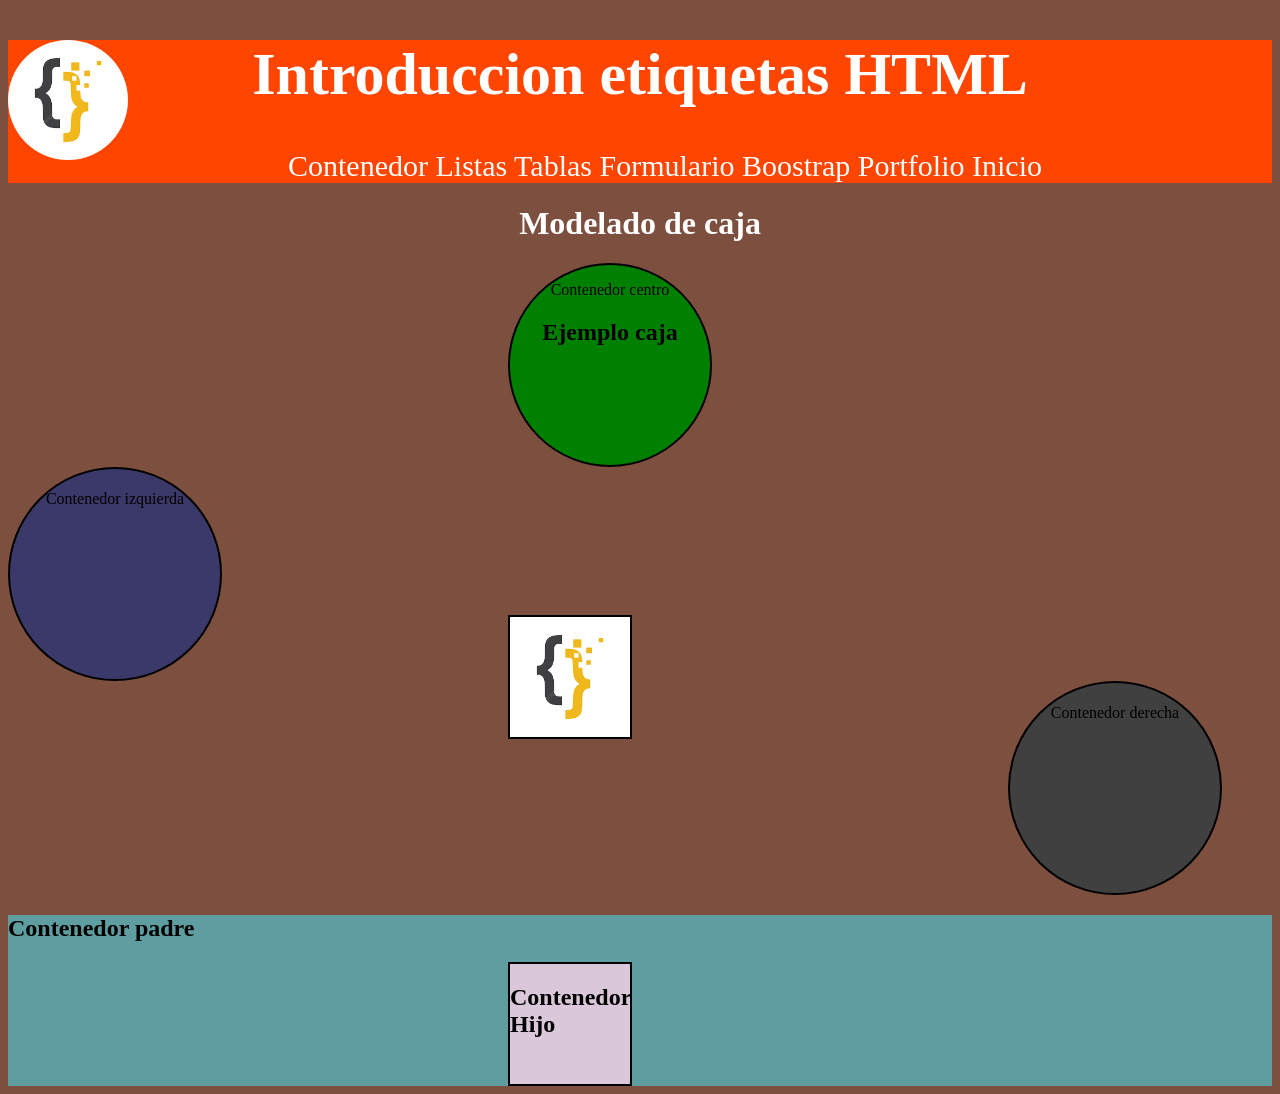
<file: contenedor.html>
<!DOCTYPE html>
<html lang="en">
<head>
    <meta charset="UTF-8">
    <meta name="viewport" content="width=device-width, initial-scale=1.0">
    <title>Contenedor</title>
    
    <style>
        .c1{
            background-color: green;
            width: 200px;
            height: 200px;
            border: 2px solid black;
            margin-left: 500px;
            text-align: center;
            border-radius: 50%;
        }

             .c2{
            background-color: rgb(58, 57, 105);
            width: 200px;
            height: 200px;
            border: 2px solid black;
            text-align: center;
            border-radius: 50%;
            padding: 5px;
            }

            .c3{
                
            background-color: rgb(64, 64, 65);
            width: 200px;
            height: 200px;
            border: 2px solid black;
            text-align: center;
            border-radius: 50%;
            padding: 5px;
            margin-left: 1000px;
            }

            .contpadre{
                background-color: cadetblue;
                position: relative;
            }

            .hijo1{
                background-color: violet;
                width: 120px;
                height: 120px;
                border: 2px solid black;
                position: absolute;
                top:-300px;
                left:500px;
            }

            .hijo2{
                background-color: rgb(218, 199, 218);
                width: 120px;
                height: 120px;
                border: 2px solid black;
                margin-left: 500px;
                
            }

            img{
                width: 120px;
                height: 120px;
            }

            header{
                background-color: orangered;
                position: relative;
                font-size: 30px;
            }

            h1{
                color: white;
                text-align: center;
            }

            header img{
                border-radius: 50%;
                position: absolute;
            }

            nav a {
                text-decoration: none;
                color: white;
            }
            nav{
                margin-left: 280px;
            }
            body{
                background-color: rgb(124, 79, 63);
            }
    </style>
</head>
<body>
    <header>
        <img src="./img/images.png" alt="">
        <h1>Introduccion etiquetas HTML</h1>
        <nav>
            <a href="contenedor.html">Contenedor</a>
            <a href="lista.html">Listas</a>
            <a href="tabla.html">Tablas</a>
            <a href="formulario.html">Formulario</a>
            <a href="boostrap.html">Boostrap</a>
            <a href="portfolio.html">Portfolio</a>
            <a href="index.html">Inicio</a>
        </nav>
    </header>
    <h1>Modelado de caja</h1>

    <div class="c1">
        <p>Contenedor centro</p>
        <h2>Ejemplo caja</h2>
    </div>
    <div class="c2">
        <p>Contenedor izquierda</p>
    </div>
    <div class="c3">
        <p>Contenedor derecha</p>
    </div>
    <div class="contpadre">
        <h2>Contenedor padre</h2>
        <div class="hijo1">
            <img src="./img/images.png" alt="">
        </div>
        <div class="hijo2">
            <h2>Contenedor Hijo </h2>
        </div>
    </div>
</body>
</html>
</file>
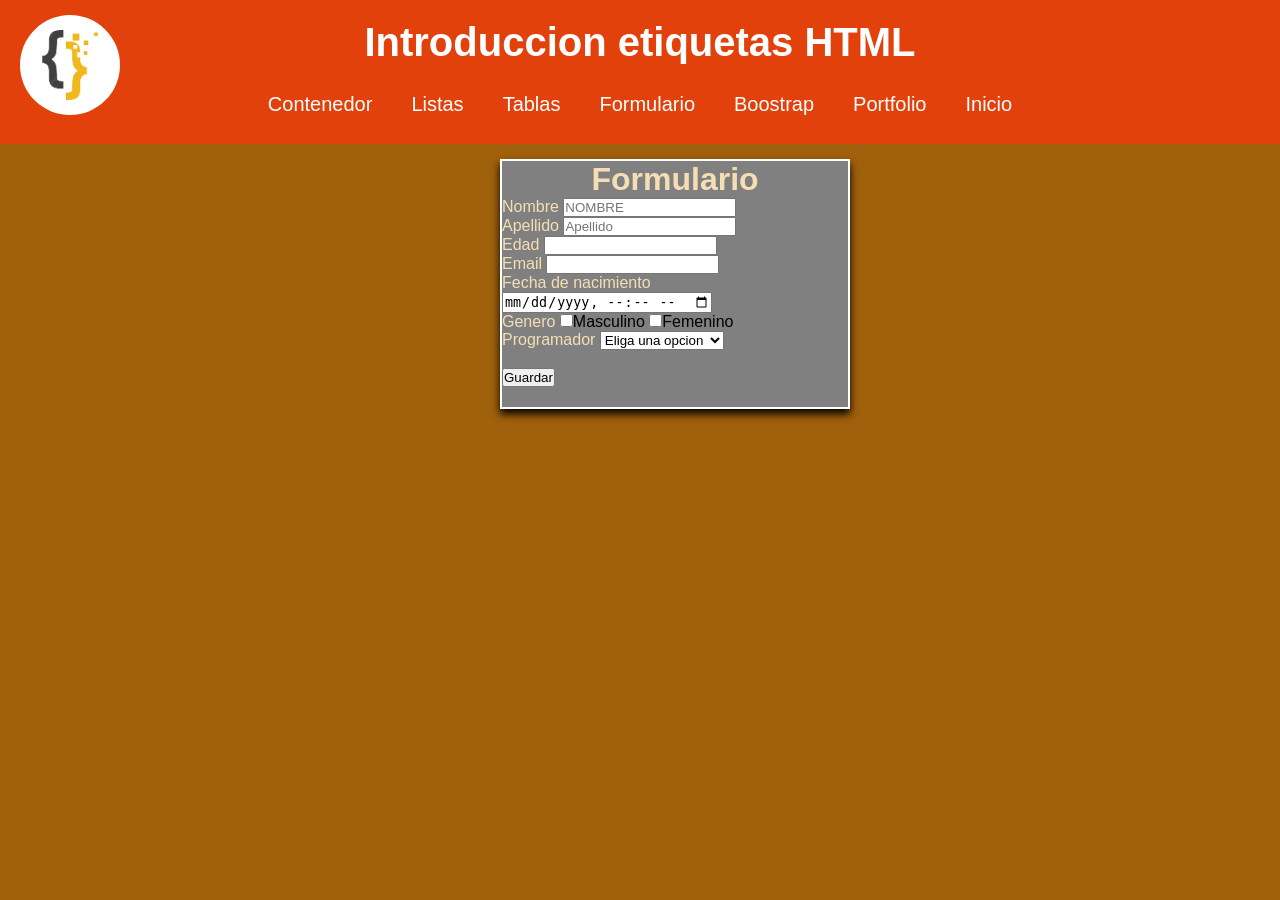
<file: formulario.html>
<!DOCTYPE html>
<html lang="en">
<head>
    <meta charset="UTF-8">
    <meta name="viewport" content="width=device-width, initial-scale=1.0">
    <title>Formulario</title>
    <link rel="stylesheet" href="style.css">
    <style>
        form{
            background-color: gray;
            margin-left: 500px;
            width: 350px;
            height: 250px;
            margin-top: 15px;
            border: 2px solid white;
            box-shadow: 0 5px 8px black;
        }

        form h1{
            color: wheat;
            text-align: center;
            font-family:Verdana, Geneva, Tahoma, sans-serif;
        }

        form label{
            color:wheat;
        }

        form button{
            background-color: orangered;
            color: white;
            font-size: 20px;
            margin-left: 100px;
            padding: 5px;
        }
    .mensaje{
        color: rgb(39, 38, 38);
        margin-left: 450px;
        
        
    }
    </style>
</head>
<body>
    <header>
        <img src="./img/images.png" alt="">
        <h1>Introduccion etiquetas HTML</h1>
        <nav>
            <a href="contenedor.html">Contenedor</a>
            <a href="lista.html">Listas</a>
            <a href="tabla.html">Tablas</a>
            <a href="formulario.html">Formulario</a>
            <a href="boostrap.html">Boostrap</a>
            <a href="portfolio.html">Portfolio</a>
            <a href="index.html">Inicio</a>
        </nav>
    </header>
    
    <form>
        <h1>Formulario </h1>
        <label for="">Nombre</label>
        <input type="text" id="nombre" placeholder="NOMBRE"><br>
        <label for="">Apellido</label>
        <input type="text" id="apellido" placeholder="Apellido"><br>
        <label for="">Edad</label>
        <input type="text" id="edad"><br>
        <label for="">Email</label>
        <input type="email" name="" id="email"><br>
        <label for="">Fecha de nacimiento</label>
        <input type="datetime-local" name="" id="fecha"><br>
        <label for="">Genero</label>
        <input type="checkbox" name="" id="hombre">Masculino
        <input type="checkbox" name="" id="mujer">Femenino
        <br>
        <label for="">Programador</label>
        <select name="" id="opcion">
            <option value="">Eliga una opcion</option>
            <option value="Des Frontend">Des FRONTEND</option>
            <option value="Des backend">Des BACKEND</option>
            <option value="LIDER">Lider de equipo</option>
            <option value="SENIOR PYTHON">Senior PYTHON</option>
        </select><br><br>
        <input type="button" value="Guardar" onclick="guardar()">
        
    </form>
    <br><br>
    
    <section class="mensaje" id="mensaje">

    </section>

</body>
</html>

<script>
function guardar(){
    let nombre= document.getElementById("nombre").value;
    let apellido= document.getElementById("apellido").value;
    let edad= document.getElementById("edad").value;
    let email= document.getElementById("email").value;
    let fecha= document.getElementById("fecha").value;
    let opcion= document.getElementById("opcion").value;
    document.getElementById("mensaje").innerHTML = 
    "Bienvenido"+ nombre + apellido + "<br/> " + edad + "<br/>" + email 
    + "<br/>" + fecha + "<br/>" + opcion;
   
}
</script>
</file>
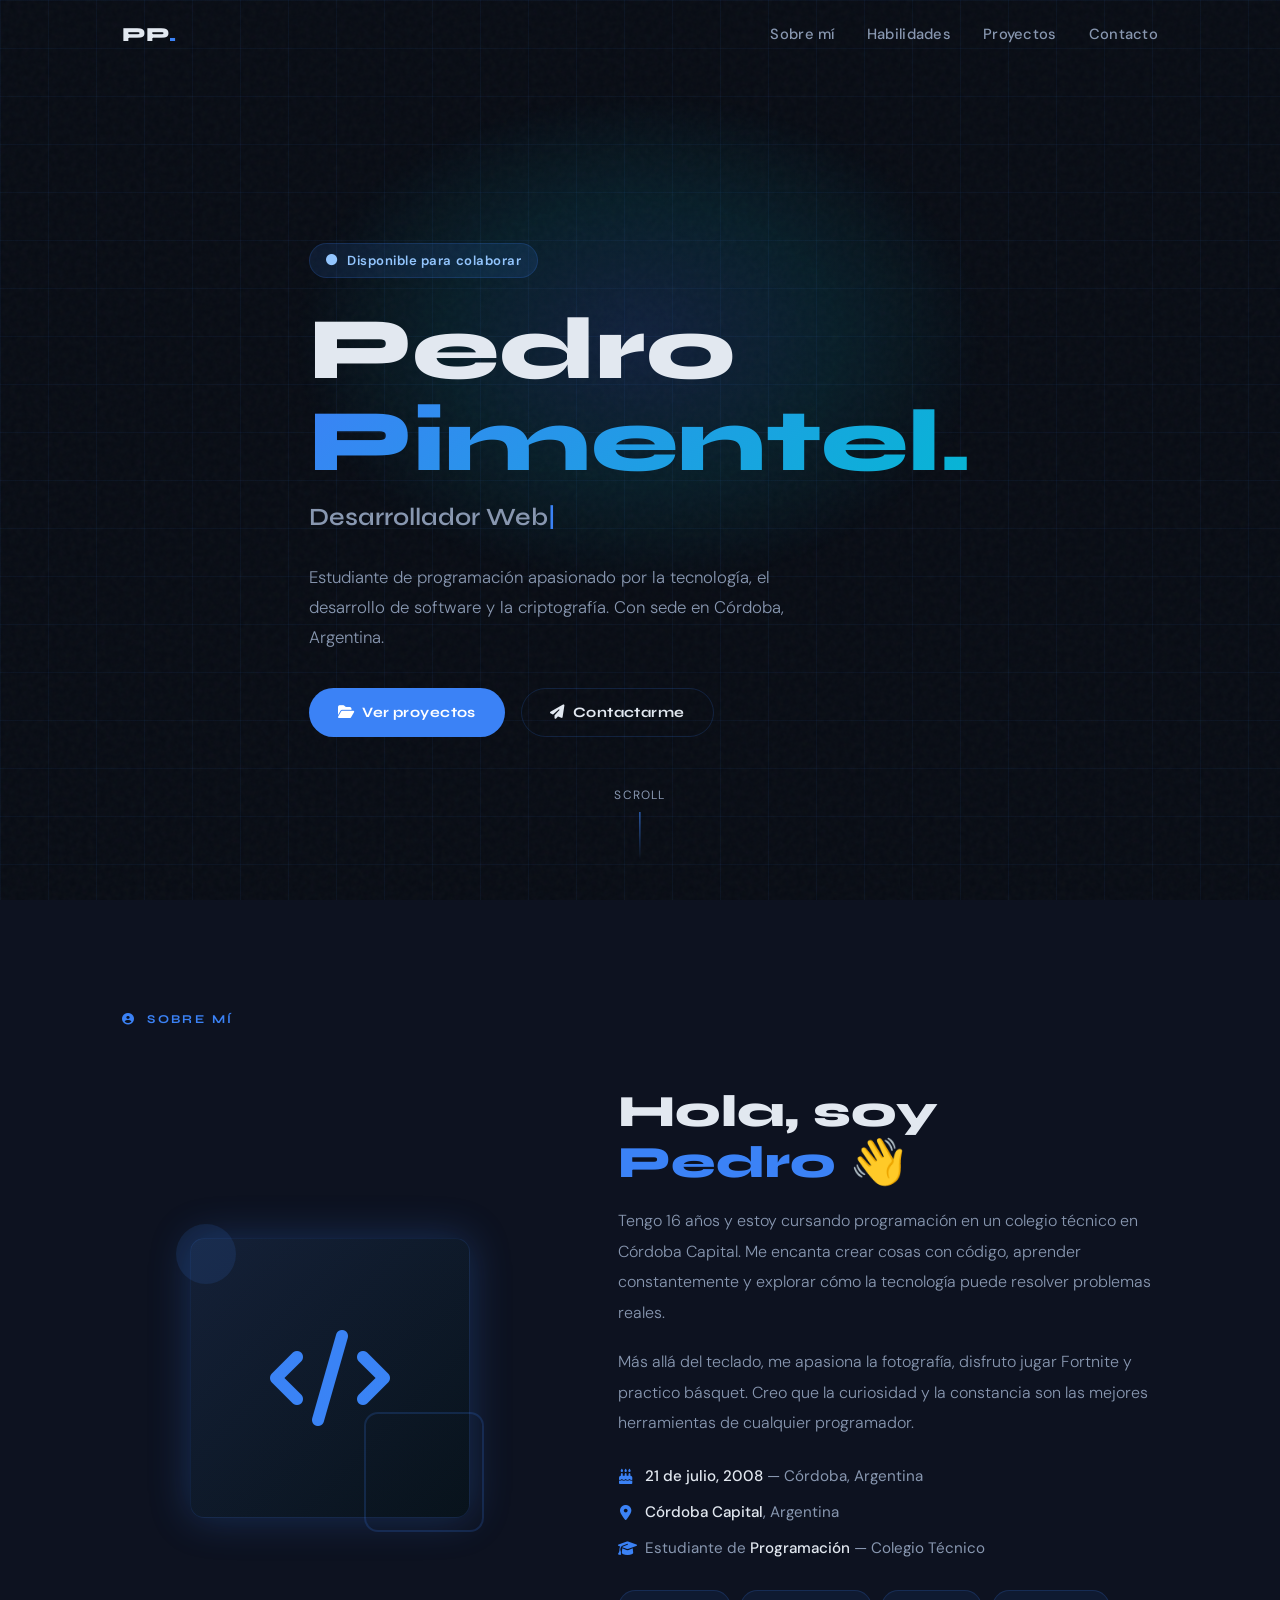
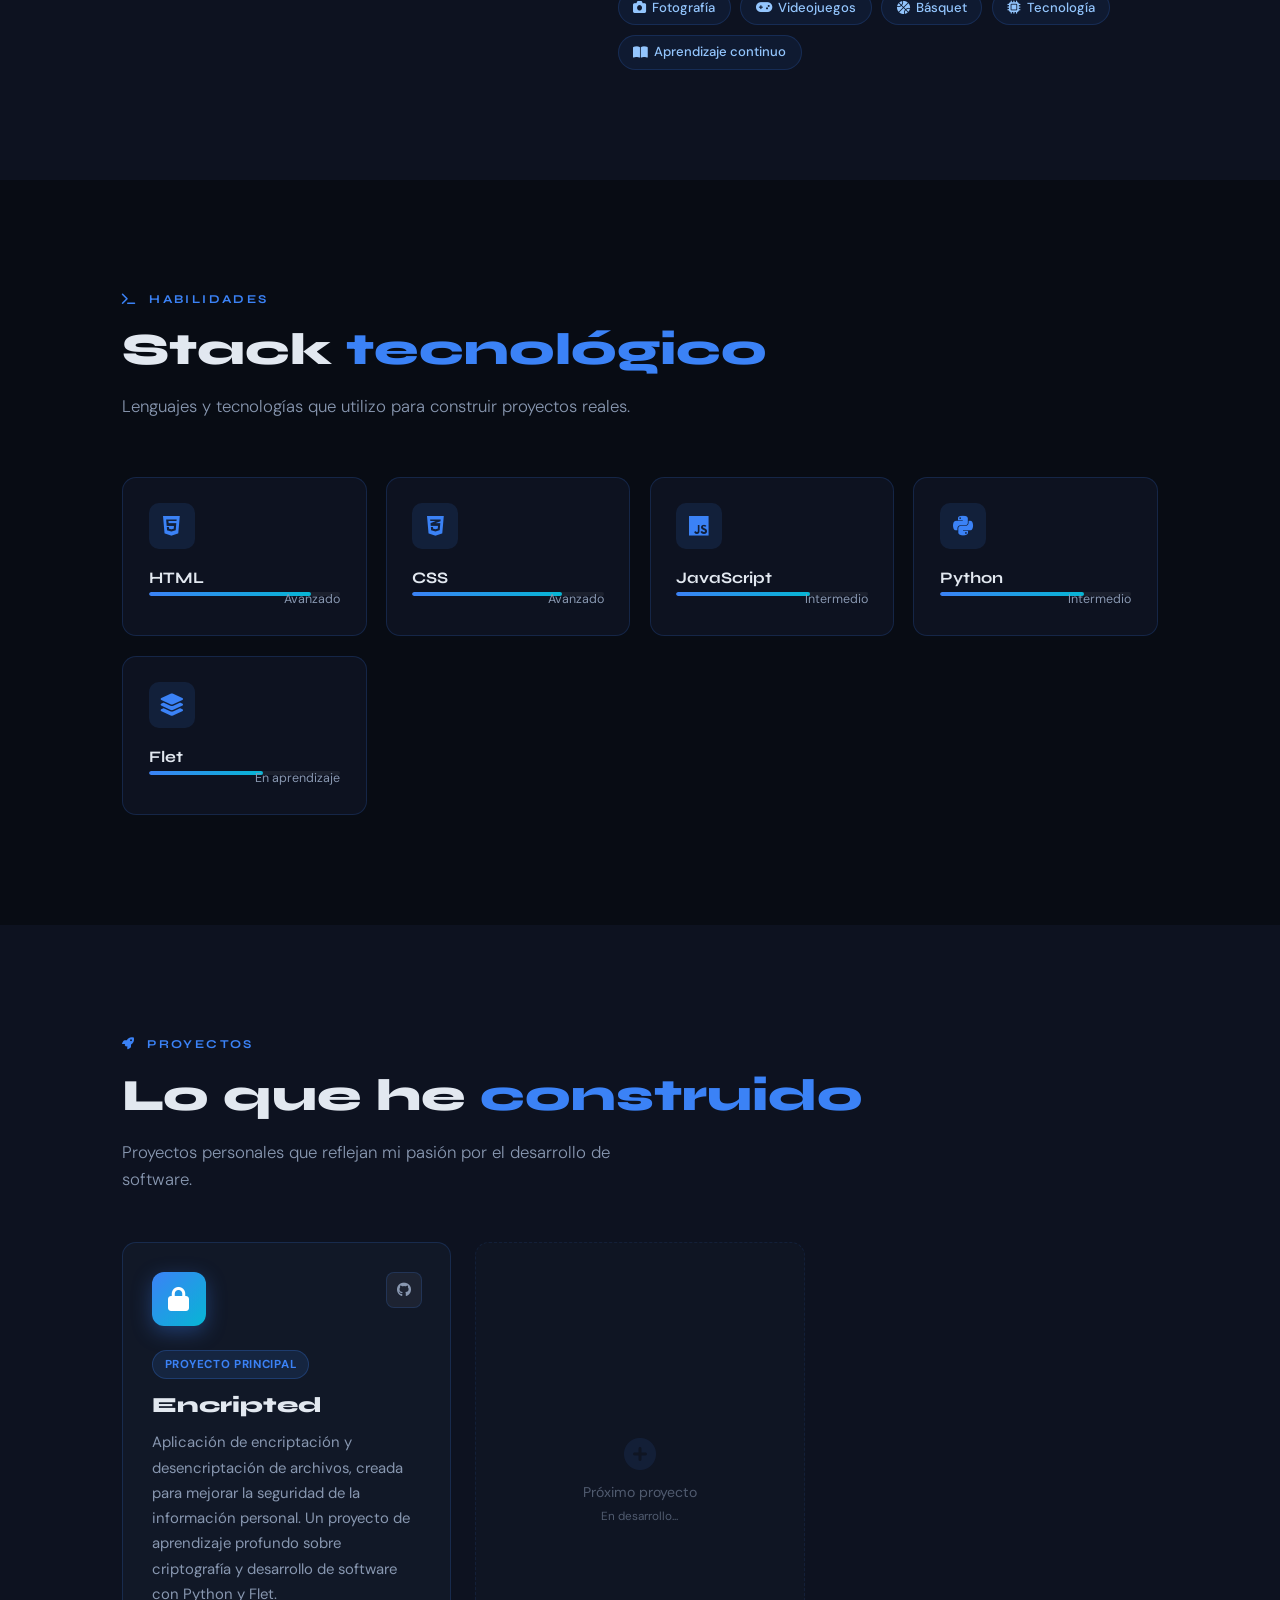
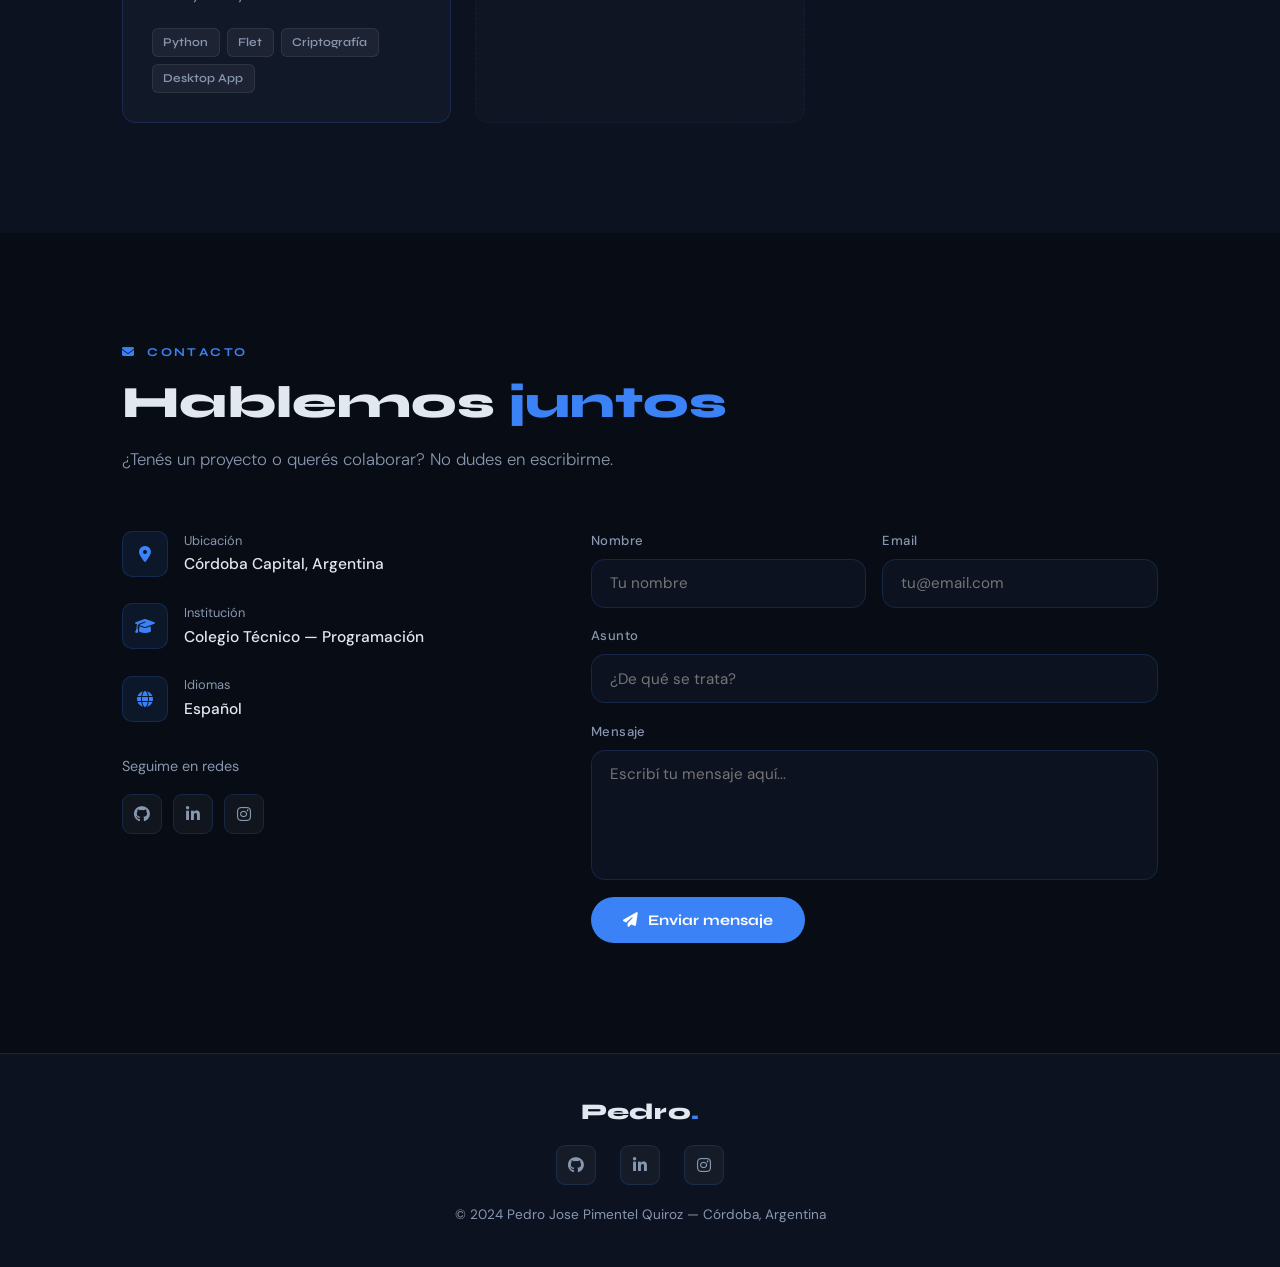
<file: index1.html>
<!DOCTYPE html>
<html lang="es">
<head>
  <meta charset="UTF-8" />
  <meta name="viewport" content="width=device-width, initial-scale=1.0"/>
  <title>Pedro Pimentel — Portfolio</title>

  <!-- Google Fonts -->
  <link rel="preconnect" href="https://fonts.googleapis.com">
  <link rel="preconnect" href="https://fonts.gstatic.com" crossorigin>
  <link href="https://fonts.googleapis.com/css2?family=Syne:wght@400;600;700;800&family=DM+Sans:ital,wght@0,300;0,400;0,500;1,300&display=swap" rel="stylesheet">

  <!-- Font Awesome (íconos) -->
  <link rel="stylesheet" href="https://cdnjs.cloudflare.com/ajax/libs/font-awesome/6.5.0/css/all.min.css"/>

  <!-- Estilos propios -->
  <link rel="stylesheet" href="style1.css"/>
</head>
<body>

<!-- ===================================================
     NAVBAR
==================================================== -->
<nav id="navbar">
  <div class="container">
    <a href="#hero" class="nav-logo">PP<span>.</span></a>

    <!-- Links desktop -->
    <ul class="nav-links">
      <li><a href="#about">Sobre mí</a></li>
      <li><a href="#skills">Habilidades</a></li>
      <li><a href="#projects">Proyectos</a></li>
      <li><a href="#contact">Contacto</a></li>
    </ul>

    <!-- Botón hamburguesa (mobile) -->
    <button class="nav-toggle" id="navToggle" aria-label="Menú">
      <span></span><span></span><span></span>
    </button>
  </div>

  <!-- Menú desplegable mobile -->
  <div class="nav-mobile" id="navMobile">
    <a href="#about"    onclick="closeMenu()">Sobre mí</a>
    <a href="#skills"   onclick="closeMenu()">Habilidades</a>
    <a href="#projects" onclick="closeMenu()">Proyectos</a>
    <a href="#contact"  onclick="closeMenu()">Contacto</a>
  </div>
</nav>


<!-- ===================================================
     HERO
==================================================== -->
<section id="hero">
  <div class="container">
    <div class="hero-content">

      <!-- Badge superior -->
      <div class="hero-eyebrow">
        <i class="fas fa-circle"></i> Disponible para colaborar
      </div>

      <!-- Nombre -->
      <h1 class="hero-name">
        Pedro<br><span class="highlight">Pimentel.</span>
      </h1>

      <!-- Texto animado -->
      <p class="hero-role">
        <span id="typed"></span><span class="typed-cursor">|</span>
      </p>

      <!-- Descripción breve -->
      <p class="hero-desc">
        Estudiante de programación apasionado por la tecnología, el desarrollo
        de software y la criptografía. Con sede en Córdoba, Argentina.
      </p>

      <!-- Botones CTA -->
      <div class="hero-cta">
        <a href="#projects" class="btn btn-primary">
          <i class="fas fa-folder-open"></i> Ver proyectos
        </a>
        <a href="#contact" class="btn btn-outline">
          <i class="fas fa-paper-plane"></i> Contactarme
        </a>
      </div>

    </div>
  </div>

  <!-- Indicador de scroll -->
  <div class="hero-scroll">
    <span>Scroll</span>
    <div class="scroll-line"></div>
  </div>
</section>


<!-- ===================================================
     SOBRE MÍ
==================================================== -->
<section id="about" class="section">
  <div class="container">

    <div class="section-label reveal">
      <i class="fas fa-user-circle"></i> &nbsp;Sobre mí
    </div>

    <div class="about-grid">

      <!-- Avatar / foto -->
      <div class="about-avatar-wrap reveal-left">
        <div style="position:relative;">
          <div class="about-avatar">
            <i class="fas fa-code"></i>
          </div>
          <div class="about-deco"></div>
          <div class="about-deco2"></div>
        </div>
      </div>

      <!-- Texto e info -->
      <div class="reveal-right">
        <h2 class="section-title">Hola, soy <span>Pedro</span> 👋</h2>

        <p style="color:var(--muted); font-size:1rem; font-weight:300; line-height:1.9; margin-bottom:1.2rem;">
          Tengo 16 años y estoy cursando programación en un colegio técnico en
          Córdoba Capital. Me encanta crear cosas con código, aprender constantemente
          y explorar cómo la tecnología puede resolver problemas reales.
        </p>
        <p style="color:var(--muted); font-size:1rem; font-weight:300; line-height:1.9; margin-bottom:1.6rem;">
          Más allá del teclado, me apasiona la fotografía, disfruto jugar
          Fortnite y practico básquet. Creo que la curiosidad y la constancia
          son las mejores herramientas de cualquier programador.
        </p>

        <!-- Datos personales -->
        <ul class="about-info">
          <li>
            <i class="fas fa-birthday-cake"></i>
            <span><strong>21 de julio, 2008</strong> — Córdoba, Argentina</span>
          </li>
          <li>
            <i class="fas fa-map-marker-alt"></i>
            <span><strong>Córdoba Capital</strong>, Argentina</span>
          </li>
          <li>
            <i class="fas fa-graduation-cap"></i>
            <span>Estudiante de <strong>Programación</strong> — Colegio Técnico</span>
          </li>
        </ul>

        <!-- Hobbies / chips -->
        <div class="about-tags">
          <span class="tag"><i class="fas fa-camera"></i> Fotografía</span>
          <span class="tag"><i class="fas fa-gamepad"></i> Videojuegos</span>
          <span class="tag"><i class="fas fa-basketball-ball"></i> Básquet</span>
          <span class="tag"><i class="fas fa-microchip"></i> Tecnología</span>
          <span class="tag"><i class="fas fa-book-open"></i> Aprendizaje continuo</span>
        </div>
      </div>

    </div>
  </div>
</section>


<!-- ===================================================
     HABILIDADES
==================================================== -->
<section id="skills" class="section">
  <div class="container">

    <div class="skills-header">
      <div class="section-label reveal"><i class="fas fa-terminal"></i> &nbsp;Habilidades</div>
      <h2 class="section-title reveal">Stack <span>tecnológico</span></h2>
      <p class="section-sub reveal">Lenguajes y tecnologías que utilizo para construir proyectos reales.</p>
    </div>

    <!-- data-bar = porcentaje de la barra animada (leído desde main.js) -->
    <div class="skills-grid">

      <div class="skill-card reveal" data-bar="85">
        <div class="skill-icon"><i class="fab fa-html5"></i></div>
        <div>
          <div class="skill-name">HTML</div>
          <div class="skill-bar-wrap"><div class="skill-bar"></div></div>
          <div class="skill-level">Avanzado</div>
        </div>
      </div>

      <div class="skill-card reveal" data-bar="78" style="transition-delay:.08s">
        <div class="skill-icon"><i class="fab fa-css3-alt"></i></div>
        <div>
          <div class="skill-name">CSS</div>
          <div class="skill-bar-wrap"><div class="skill-bar"></div></div>
          <div class="skill-level">Avanzado</div>
        </div>
      </div>

      <div class="skill-card reveal" data-bar="70" style="transition-delay:.16s">
        <div class="skill-icon"><i class="fab fa-js"></i></div>
        <div>
          <div class="skill-name">JavaScript</div>
          <div class="skill-bar-wrap"><div class="skill-bar"></div></div>
          <div class="skill-level">Intermedio</div>
        </div>
      </div>

      <div class="skill-card reveal" data-bar="75" style="transition-delay:.24s">
        <div class="skill-icon"><i class="fab fa-python"></i></div>
        <div>
          <div class="skill-name">Python</div>
          <div class="skill-bar-wrap"><div class="skill-bar"></div></div>
          <div class="skill-level">Intermedio</div>
        </div>
      </div>

      <div class="skill-card reveal" data-bar="60" style="transition-delay:.32s">
        <div class="skill-icon"><i class="fas fa-layer-group"></i></div>
        <div>
          <div class="skill-name">Flet</div>
          <div class="skill-bar-wrap"><div class="skill-bar"></div></div>
          <div class="skill-level">En aprendizaje</div>
        </div>
      </div>

    </div>
  </div>
</section>


<!-- ===================================================
     PROYECTOS
==================================================== -->
<section id="projects" class="section">
  <div class="container">

    <div class="section-label reveal"><i class="fas fa-rocket"></i> &nbsp;Proyectos</div>
    <h2 class="section-title reveal">Lo que he <span>construido</span></h2>
    <p class="section-sub reveal">Proyectos personales que reflejan mi pasión por el desarrollo de software.</p>

    <div class="projects-grid">

      <!-- Proyecto: Encripted -->
      <div class="project-card reveal">
        <div class="project-top">
          <div class="project-icon"><i class="fas fa-lock"></i></div>
          <div class="project-links">
            <a href="#" class="project-link" title="Código fuente">
              <i class="fab fa-github"></i>
            </a>
          </div>
        </div>
        <div class="project-body">
          <span class="project-badge">Proyecto principal</span>
          <h3 class="project-title">Encripted</h3>
          <p class="project-desc">
            Aplicación de encriptación y desencriptación de archivos, creada
            para mejorar la seguridad de la información personal. Un proyecto
            de aprendizaje profundo sobre criptografía y desarrollo de software
            con Python y Flet.
          </p>
          <div class="project-tech">
            <span class="tech-tag">Python</span>
            <span class="tech-tag">Flet</span>
            <span class="tech-tag">Criptografía</span>
            <span class="tech-tag">Desktop App</span>
          </div>
        </div>
      </div>

      <!-- Placeholder -->
      <div class="project-card placeholder reveal" style="transition-delay:.1s">
        <div class="placeholder-inner">
          <i class="fas fa-plus-circle"></i>
          <p>Próximo proyecto<br><small>En desarrollo...</small></p>
        </div>
      </div>

    </div>
  </div>
</section>


<!-- ===================================================
     CONTACTO
==================================================== -->
<section id="contact" class="section">
  <div class="container">

    <div class="section-label reveal"><i class="fas fa-envelope"></i> &nbsp;Contacto</div>
    <h2 class="section-title reveal">Hablemos <span>juntos</span></h2>
    <p class="section-sub reveal">¿Tenés un proyecto o querés colaborar? No dudes en escribirme.</p>

    <div class="contact-wrap">

      <!-- Info -->
      <div class="reveal-left">

        <div class="contact-info-item">
          <div class="contact-icon"><i class="fas fa-map-marker-alt"></i></div>
          <div>
            <div class="contact-label">Ubicación</div>
            <div class="contact-value">Córdoba Capital, Argentina</div>
          </div>
        </div>

        <div class="contact-info-item">
          <div class="contact-icon"><i class="fas fa-graduation-cap"></i></div>
          <div>
            <div class="contact-label">Institución</div>
            <div class="contact-value">Colegio Técnico — Programación</div>
          </div>
        </div>

        <div class="contact-info-item">
          <div class="contact-icon"><i class="fas fa-globe"></i></div>
          <div>
            <div class="contact-label">Idiomas</div>
            <div class="contact-value">Español</div>
          </div>
        </div>

        <!-- Redes sociales -->
        <div style="margin-top:2rem;">
          <p style="color:var(--muted); font-size:.9rem; margin-bottom:1rem;">Seguime en redes</p>
          <div style="display:flex; gap:.7rem;">
            <a href="#" class="footer-link" title="GitHub"><i class="fab fa-github"></i></a>
            <a href="#" class="footer-link" title="LinkedIn"><i class="fab fa-linkedin-in"></i></a>
            <a href="#" class="footer-link" title="Instagram"><i class="fab fa-instagram"></i></a>
          </div>
        </div>

      </div>

      <!-- Formulario -->
      <div class="reveal-right">
        <form class="contact-form" id="contactForm" novalidate>

          <div class="form-row">
            <div class="form-group">
              <label for="fname">Nombre</label>
              <input type="text" id="fname" placeholder="Tu nombre" required />
            </div>
            <div class="form-group">
              <label for="femail">Email</label>
              <input type="email" id="femail" placeholder="tu@email.com" required />
            </div>
          </div>

          <div class="form-group">
            <label for="fsubject">Asunto</label>
            <input type="text" id="fsubject" placeholder="¿De qué se trata?" />
          </div>

          <div class="form-group">
            <label for="fmsg">Mensaje</label>
            <textarea id="fmsg" placeholder="Escribí tu mensaje aquí..." required></textarea>
          </div>

          <div id="form-msg"></div>

          <div class="form-submit-wrap">
            <button type="submit" class="btn-submit">
              <i class="fas fa-paper-plane"></i> Enviar mensaje
            </button>
          </div>

        </form>
      </div>

    </div>
  </div>
</section>


<!-- ===================================================
     FOOTER
==================================================== -->
<footer>
  <div class="container">
    <div class="footer-logo">Pedro<span>.</span></div>
    <div class="footer-links">
      <a href="#" class="footer-link"><i class="fab fa-github"></i></a>
      <a href="#" class="footer-link"><i class="fab fa-linkedin-in"></i></a>
      <a href="#" class="footer-link"><i class="fab fa-instagram"></i></a>
    </div>
    <p>© 2024 Pedro Jose Pimentel Quiroz — Córdoba, Argentina</p>
  </div>
</footer>


<!-- Script al final del body para mejor rendimiento -->
<script src="main.js"></script>

</body>
</html>
</file>
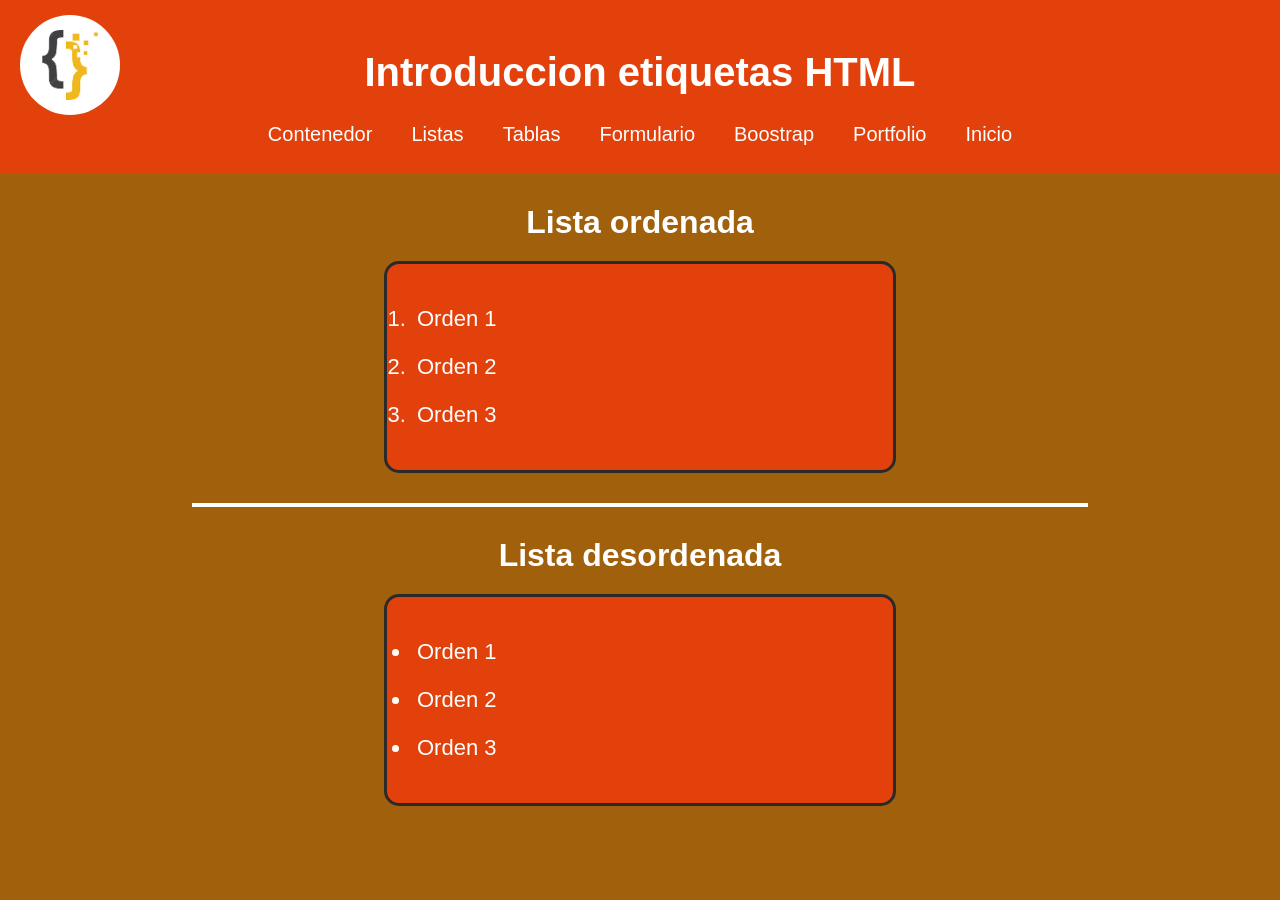
<file: lista.html>
<!DOCTYPE html>
<html lang="en">
<head>
    <meta charset="UTF-8">
    <meta name="viewport" content="width=device-width, initial-scale=1.0">
    <title>Listas</title>

    <style>

        /* RESET */
        *{
            margin: 0;
            padding: 0;
            box-sizing: border-box;
        }

        /* BODY */
        body{
            background-color: rgb(160, 96, 12);
            font-family: Arial, Helvetica, sans-serif;
        }

        /* HEADER */
        header{
            background-color: rgb(227, 65, 11);
            padding: 20px;
            position: relative;
        }

        header h1{
            text-align: center;
            color: white;
            font-size: 40px;
            margin-bottom: 20px;
        }

        /* IMAGEN */
        header img{
            width: 100px;
            height: 100px;
            border-radius: 50%;
            position: absolute;
            left: 20px;
            top: 15px;
        }

        /* NAV */
        nav{
            display: flex;
            justify-content: center;
            flex-wrap: wrap;
            gap: 15px;
            margin-top: 10px;
        }

        nav a{
            text-decoration: none;
            color: white;
            padding: 8px 12px;
            transition: 0.3s;
            font-size: 20px;
        }

        nav a:hover{
            color: black;
        }

        /* TITULOS */
        body h1{
            color: white;
            text-align: center;
            margin-top: 30px;
        }

        /* LISTAS */
        ol,
        ul{
            background-color: rgb(227, 65, 11);
            width: 40%;
            margin: 20px auto;
            padding: 25px;
            border-radius: 15px;
            border: 3px solid rgb(43, 42, 42);
            color: white;
            font-size: 22px;
        }

        /* ITEMS */
        li{
            margin: 12px 0;
            padding: 5px;
        }

        /* LINEA */
        hr{
            border: 2px solid white;
            width: 70%;
            margin: 30px auto;
        }

        /* ---------------- RESPONSIVE ---------------- */

        /* TABLET */
        @media (max-width: 900px){

            header img{
                position: static;
                display: block;
                margin: auto;
            }

            header h1{
                font-size: 32px;
                margin-top: 15px;
            }

            nav{
                margin-top: 20px;
            }

            ol,
            ul{
                width: 70%;
                font-size: 20px;
            }
        }

        /* CELULAR */
        @media (max-width: 600px){

            header{
                text-align: center;
            }

            header h1{
                font-size: 26px;
            }

            nav{
                flex-direction: column;
                align-items: center;
                gap: 10px;
            }

            nav a{
                font-size: 18px;
            }

            ol,
            ul{
                width: 90%;
                font-size: 18px;
                padding: 20px;
            }

            body h1{
                font-size: 28px;
            }

            hr{
                width: 90%;
            }
        }

    </style>
</head>

<body>

    <header>
        <img src="./img/images.png" alt="">

        <h1>Introduccion etiquetas HTML</h1>

        <nav>
            <a href="contenedor.html">Contenedor</a>
            <a href="lista.html">Listas</a>
            <a href="tabla.html">Tablas</a>
            <a href="formulario.html">Formulario</a>
            <a href="boostrap.html">Boostrap</a>
            <a href="portfolio.html">Portfolio</a>
            <a href="index.html">Inicio</a>
        </nav>
    </header>

    <h1>Lista ordenada</h1>

    <ol>
        <li>Orden 1</li>
        <li>Orden 2</li>
        <li>Orden 3</li>
    </ol>

    <hr>

    <h1>Lista desordenada</h1>

    <ul>
        <li>Orden 1</li>
        <li>Orden 2</li>
        <li>Orden 3</li>
    </ul>

</body>
</html>
</file>
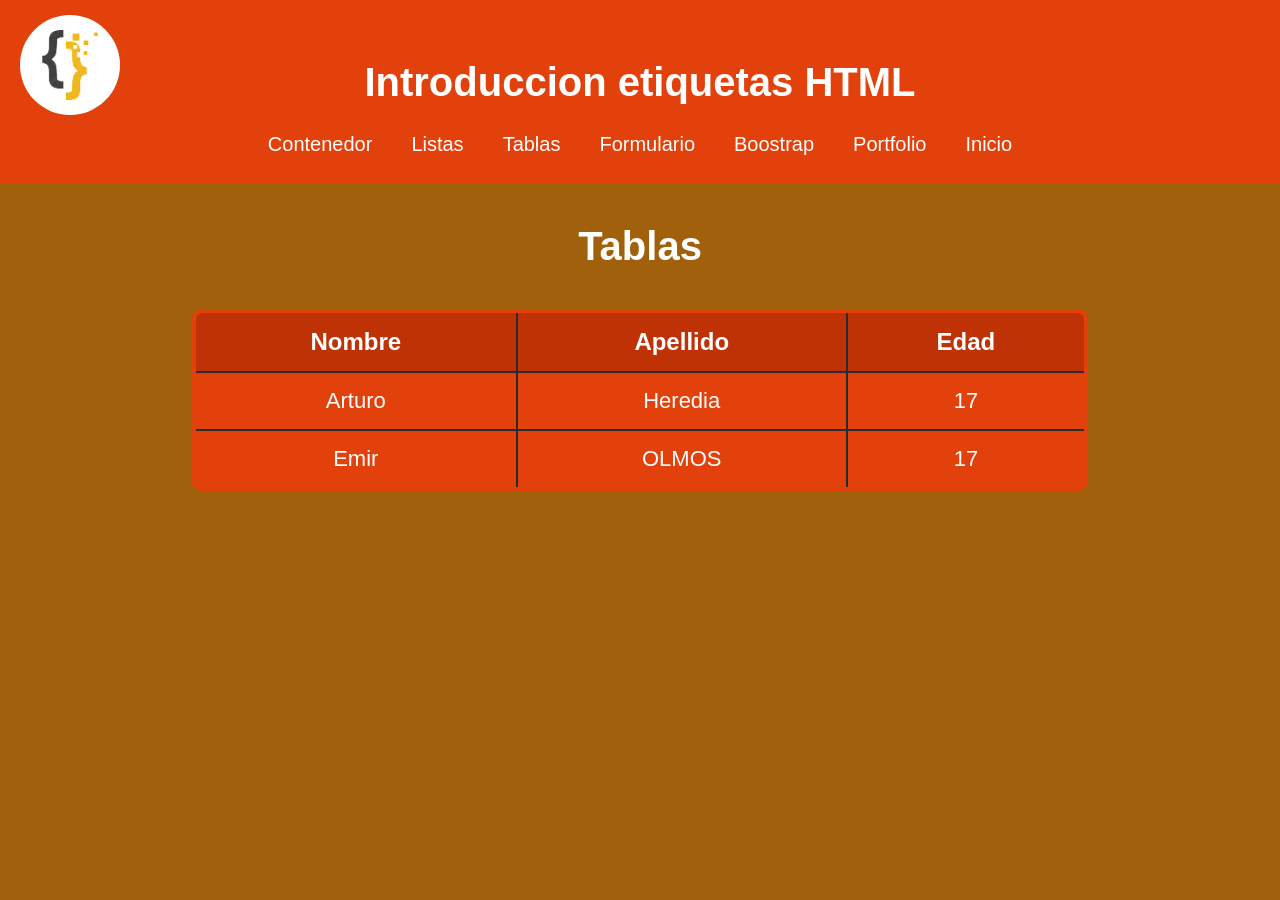
<file: tabla.html>
<!DOCTYPE html>
<html lang="en">
<head>
    <meta charset="UTF-8">
    <meta name="viewport" content="width=device-width, initial-scale=1.0">
    <title>Tablas</title>

    <style>

        /* RESET */
        *{
            margin: 0;
            padding: 0;
            box-sizing: border-box;
        }

        /* BODY */
        body{
            background-color: rgb(160, 96, 12);
            font-family: Arial, Helvetica, sans-serif;
        }

        /* HEADER */
        header{
            background-color: rgb(227, 65, 11);
            padding: 20px;
            position: relative;
        }

        header h1{
            text-align: center;
            color: white;
            font-size: 40px;
            margin-bottom: 20px;
        }

        /* IMAGEN */
        header img{
            width: 100px;
            height: 100px;
            border-radius: 50%;
            position: absolute;
            left: 20px;
            top: 15px;
        }

        /* NAV */
        nav{
            display: flex;
            justify-content: center;
            flex-wrap: wrap;
            gap: 15px;
            margin-top: 10px;
        }

        nav a{
            text-decoration: none;
            color: white;
            padding: 8px 12px;
            transition: 0.3s;
            font-size: 20px;
        }

        nav a:hover{
            color: black;
        }

        /* TITULO */
        body h1{
            color: white;
            text-align: center;
            margin-top: 40px;
            font-size: 40px;
        }

        /* TABLA */
        table{
            width: 70%;
            margin: 40px auto;
            border-collapse: collapse;
            background-color: rgb(227, 65, 11);
            color: white;
            border: 4px solid rgb(43, 42, 42);
            border-radius: 10px;
            overflow: hidden;
            font-size: 22px;
        }

        /* CELDAS */
        th,
        td{
            border: 2px solid rgb(43, 42, 42);
            padding: 15px;
            text-align: center;
        }

        /* ENCABEZADOS */
        tr:first-child{
            background-color: rgb(190, 50, 5);
            font-size: 24px;
        }

        /* EFECTO HOVER */
        tr:hover{
            background-color: rgb(255, 120, 60);
            transition: 0.3s;
        }

        /* ---------------- RESPONSIVE ---------------- */

        /* TABLET */
        @media (max-width: 900px){

            header img{
                position: static;
                display: block;
                margin: auto;
            }

            header h1{
                font-size: 32px;
                margin-top: 15px;
            }

            nav{
                margin-top: 20px;
            }

            table{
                width: 90%;
                font-size: 18px;
            }

            th,
            td{
                padding: 10px;
            }
        }

        /* CELULAR */
        @media (max-width: 600px){

            header{
                text-align: center;
            }

            header h1{
                font-size: 26px;
            }

            nav{
                flex-direction: column;
                align-items: center;
                gap: 10px;
            }

            nav a{
                font-size: 18px;
            }

            body h1{
                font-size: 30px;
            }

            table{
                width: 95%;
                font-size: 16px;
            }

            th,
            td{
                padding: 8px;
            }
        }

    </style>
</head>

<body>

    <header>
        <img src="./img/images.png" alt="">

        <h1>Introduccion etiquetas HTML</h1>

        <nav>
            <a href="contenedor.html">Contenedor</a>
            <a href="lista.html">Listas</a>
            <a href="tabla.html">Tablas</a>
            <a href="formulario.html">Formulario</a>
            <a href="boostrap.html">Boostrap</a>
            <a href="portfolio.html">Portfolio</a>
            <a href="index.html">Inicio</a>
        </nav>
    </header>

    <h1>Tablas</h1>

    <table>
        <tr>
            <th>Nombre</th>
            <th>Apellido</th>
            <th>Edad</th>
        </tr>

        <tr>
            <td>Arturo</td>
            <td>Heredia</td>
            <td>17</td>
        </tr>

        <tr>
            <td>Emir</td>
            <td>OLMOS</td>
            <td>17</td>
        </tr>
    </table>

</body>
</html>
</file>
<file: style.css>
/* RESET */
*{
    margin: 0;
    padding: 0;
    box-sizing: border-box;
}

/* BODY */
body{
    background-color: rgb(160, 96, 12);
    font-family: Arial, Helvetica, sans-serif;
}

/* HEADER */
header{
    background-color: rgb(227, 65, 11);
    position: relative;
    padding: 20px;
}

header h1{
    text-align: center;
    color: white;
    font-size: 40px;
    margin-bottom: 20px;
}

/* IMAGEN HEADER */
header img{
    width: 100px;
    height: 100px;
    border-radius: 50%;
    position: absolute;
    left: 20px;
    top: 15px;
}

/* NAV */
nav{
    display: flex;
    justify-content: center;
    flex-wrap: wrap;
    gap: 15px;
    margin-top: 10px;
}

nav a{
    text-decoration: none;
    color: white;
    padding: 8px 12px;
    transition: 0.3s;
    font-size: 20px;
}

nav a:hover{
    color: black;
}

/* MAIN */
main{
    display: flex;
    justify-content: center;
    align-items: center;
    gap: 30px;
    padding: 40px;
    flex-wrap: wrap;
}

/* CONTENEDOR 1 */
.c1{
    color: white;
    width: 40%;
    min-width: 300px;
    text-align: center;
}

.c1 img{
    width: 250px;
    height: 250px;
    border: 3px solid rgb(43, 42, 42);
    border-radius: 10px;
}

/* CONTENEDOR 2 */
.c2{
    color: white;
    width: 45%;
    min-width: 300px;
    font-size: 20px;
    line-height: 1.6;
}

/* Contenedor 3 */
.c3{
    color: white;
    width: 45%;
    min-width: 300px;
    font-size: 20px;
    line-height: 1.6;
}

.c1 img{
    width: 250px;
    height: 250px;
    border: 3px solid rgb(43, 42, 42);
    border-radius: 10px;
}

/* FOOTER */
footer{
    background-color: rgb(227, 65, 11);
    color: white;
    padding: 20px;
    text-align: center;
}

footer img{
    width: 50px;
    height: 50px;
    border-radius: 50%;
    margin-top: 10px;
}

footer p{
    font-size: 20px;
}

.i1{
    margin: 10px auto;
    display: block;
}

/* ---------------- RESPONSIVE ---------------- */

/* TABLET */
@media (max-width: 900px){

    header img{
        position: static;
        display: block;
        margin: auto;
    }

    header h1{
        font-size: 32px;
        margin-top: 15px;
    }

    .c1,
    .c2{
        width: 80%;
        text-align: center;
    }

    .c1 img{
        width: 220px;
        height: 220px;
    }
}

/* CELULAR */
@media (max-width: 600px){

    header{
        text-align: center;
    }

    header h1{
        font-size: 26px;
    }

    nav{
        flex-direction: column;
        align-items: center;
        gap: 10px;
    }

    nav a{
        font-size: 18px;
    }

    main{
        padding: 20px;
    }

    .c1,
    .c2{
        width: 100%;
    }

    .c1 img{
        width: 180px;
        height: 180px;
    }

    .c2{
        font-size: 18px;
    }

    footer p{
        font-size: 18px;
    }
}
</file>
<file: style1.css>
/* ============================================================
   style.css — Pedro Pimentel Portfolio
   ============================================================ */

/* ===== RESET & VARIABLES ===== */
*, *::before, *::after { box-sizing: border-box; margin: 0; padding: 0; }

:root {
  --bg:        #080c14;
  --bg2:       #0d1220;
  --bg3:       #111827;
  --accent:    #3b82f6;
  --accent2:   #60a5fa;
  --accent3:   #93c5fd;
  --cyan:      #06b6d4;
  --text:      #e2e8f0;
  --muted:     #8897b0;
  --border:    rgba(59,130,246,.18);
  --glow:      0 0 40px rgba(59,130,246,.25);
  --radius:    14px;
  --ff-head:   'Syne', sans-serif;
  --ff-body:   'DM Sans', sans-serif;
  --transition: .35s cubic-bezier(.4,0,.2,1);
}

html { scroll-behavior: smooth; }

body {
  background: var(--bg);
  color: var(--text);
  font-family: var(--ff-body);
  font-size: 16px;
  line-height: 1.65;
  overflow-x: hidden;
}

/* ===== NOISE OVERLAY ===== */
body::before {
  content: '';
  position: fixed; inset: 0;
  background-image: url("data:image/svg+xml,%3Csvg viewBox='0 0 200 200' xmlns='http://www.w3.org/2000/svg'%3E%3Cfilter id='n'%3E%3CfeTurbulence type='fractalNoise' baseFrequency='.75' numOctaves='4' stitchTiles='stitch'/%3E%3C/filter%3E%3Crect width='100%25' height='100%25' filter='url(%23n)' opacity='.035'/%3E%3C/svg%3E");
  pointer-events: none; z-index: 0;
}

/* ===== SCROLLBAR ===== */
::-webkit-scrollbar { width: 5px; }
::-webkit-scrollbar-track { background: var(--bg); }
::-webkit-scrollbar-thumb { background: var(--accent); border-radius: 99px; }

/* ===== UTILITY ===== */
.container { max-width: 1100px; margin: 0 auto; padding: 0 2rem; }
.section { padding: 110px 0; position: relative; }

.section-label {
  font-family: var(--ff-head);
  font-size: .75rem; font-weight: 700;
  letter-spacing: .2em; text-transform: uppercase;
  color: var(--accent); margin-bottom: .9rem;
}

.section-title {
  font-family: var(--ff-head);
  font-size: clamp(2rem, 4vw, 2.8rem);
  font-weight: 800; line-height: 1.15;
  margin-bottom: 1.1rem;
}
.section-title span { color: var(--accent); }

.section-sub {
  color: var(--muted); max-width: 520px;
  font-weight: 300; font-size: 1.05rem;
}

/* ===== REVEAL ANIMATIONS ===== */
.reveal {
  opacity: 0;
  transform: translateY(38px);
  transition: opacity .7s var(--transition), transform .7s var(--transition);
}
.reveal.visible { opacity: 1; transform: none; }

.reveal-left {
  opacity: 0; transform: translateX(-38px);
  transition: opacity .7s var(--transition), transform .7s var(--transition);
}
.reveal-left.visible { opacity: 1; transform: none; }

.reveal-right {
  opacity: 0; transform: translateX(38px);
  transition: opacity .7s var(--transition), transform .7s var(--transition);
}
.reveal-right.visible { opacity: 1; transform: none; }

/* ===== NAVBAR ===== */
#navbar {
  position: fixed; top: 0; left: 0; right: 0; z-index: 100;
  padding: 1.1rem 0;
  transition: background var(--transition), box-shadow var(--transition);
}
#navbar.scrolled {
  background: rgba(8,12,20,.88);
  backdrop-filter: blur(14px);
  box-shadow: 0 1px 0 var(--border);
}
#navbar .container {
  display: flex; align-items: center; justify-content: space-between;
}

.nav-logo {
  font-family: var(--ff-head); font-weight: 800; font-size: 1.25rem;
  color: var(--text); text-decoration: none; letter-spacing: .01em;
}
.nav-logo span { color: var(--accent); }

.nav-links { display: flex; gap: 2rem; list-style: none; }
.nav-links a {
  color: var(--muted); text-decoration: none; font-size: .92rem;
  font-weight: 500; letter-spacing: .02em;
  transition: color var(--transition);
  position: relative;
}
.nav-links a::after {
  content: ''; position: absolute; bottom: -4px; left: 0;
  width: 0; height: 2px; background: var(--accent);
  transition: width var(--transition);
  border-radius: 99px;
}
.nav-links a:hover { color: var(--text); }
.nav-links a:hover::after { width: 100%; }

.nav-toggle {
  display: none; flex-direction: column; gap: 5px; cursor: pointer;
  background: none; border: none; padding: 4px;
}
.nav-toggle span {
  display: block; width: 24px; height: 2px;
  background: var(--text); border-radius: 99px;
  transition: transform var(--transition), opacity var(--transition);
}

.nav-mobile {
  display: none; flex-direction: column;
  background: rgba(8,12,20,.97); padding: 1.5rem 2rem;
  gap: 1.1rem;
}
.nav-mobile a {
  color: var(--muted); text-decoration: none;
  font-size: 1.1rem; font-weight: 500;
  transition: color var(--transition);
}
.nav-mobile a:hover { color: var(--accent); }
.nav-mobile.open { display: flex; }

/* ===== HERO ===== */
#hero {
  min-height: 100vh;
  display: flex; align-items: center;
  position: relative; overflow: hidden;
  padding-top: 80px;
}

/* Animated grid background */
#hero::before {
  content: '';
  position: absolute; inset: 0;
  background-image:
    linear-gradient(rgba(59,130,246,.06) 1px, transparent 1px),
    linear-gradient(90deg, rgba(59,130,246,.06) 1px, transparent 1px);
  background-size: 48px 48px;
  animation: gridShift 24s linear infinite;
}
@keyframes gridShift {
  0%   { background-position: 0 0, 0 0; }
  100% { background-position: 48px 48px, 48px 48px; }
}

/* Glow blob */
#hero::after {
  content: '';
  position: absolute; top: 10%; left: 50%;
  transform: translateX(-50%);
  width: 700px; height: 500px;
  background: radial-gradient(ellipse at center,
    rgba(59,130,246,.18) 0%,
    rgba(6,182,212,.1) 40%,
    transparent 70%);
  pointer-events: none;
  animation: blobPulse 7s ease-in-out infinite alternate;
}
@keyframes blobPulse {
  from { transform: translateX(-50%) scale(1);    opacity: .9; }
  to   { transform: translateX(-50%) scale(1.12); opacity: 1; }
}

.hero-content { position: relative; z-index: 1; }

.hero-eyebrow {
  display: inline-flex; align-items: center; gap: .6rem;
  background: rgba(59,130,246,.12);
  border: 1px solid var(--border);
  border-radius: 99px; padding: .38rem 1rem;
  font-size: .82rem; font-weight: 600; color: var(--accent3);
  letter-spacing: .04em; margin-bottom: 1.6rem;
  animation: fadeDown .8s var(--transition) both;
}
.hero-eyebrow i { font-size: .7rem; animation: pulse 2s infinite; }

@keyframes pulse    { 0%,100%{ opacity:1 } 50%{ opacity:.4 } }
@keyframes fadeDown { from { opacity:0; transform:translateY(-16px); } to { opacity:1; transform:none; } }

.hero-name {
  font-family: var(--ff-head); font-weight: 800;
  font-size: clamp(3rem, 7vw, 5.5rem);
  line-height: 1.05; margin-bottom: .5rem;
  animation: fadeUp .9s .2s var(--transition) both;
}
.hero-name .highlight {
  background: linear-gradient(135deg, var(--accent), var(--cyan));
  -webkit-background-clip: text; -webkit-text-fill-color: transparent;
  background-clip: text;
}

@keyframes fadeUp { from { opacity:0; transform:translateY(28px); } to { opacity:1; transform:none; } }

.hero-role {
  font-family: var(--ff-head); font-size: clamp(1.1rem, 2.5vw, 1.55rem);
  color: var(--muted); font-weight: 600; margin-bottom: 1.5rem;
  animation: fadeUp .9s .35s var(--transition) both;
}
.hero-role .typed-cursor { color: var(--accent); animation: blink .8s infinite; }
@keyframes blink { 0%,100%{opacity:1} 50%{opacity:0} }

.hero-desc {
  max-width: 500px; color: var(--muted);
  font-size: 1.05rem; font-weight: 300;
  margin-bottom: 2.2rem; line-height: 1.8;
  animation: fadeUp .9s .5s var(--transition) both;
}

.hero-cta {
  display: flex; gap: 1rem; flex-wrap: wrap;
  animation: fadeUp .9s .65s var(--transition) both;
}

/* Buttons */
.btn {
  display: inline-flex; align-items: center; gap: .5rem;
  font-family: var(--ff-head); font-weight: 700;
  font-size: .9rem; letter-spacing: .03em;
  padding: .75rem 1.8rem; border-radius: 99px;
  text-decoration: none; cursor: pointer; border: none;
  transition: transform var(--transition), box-shadow var(--transition), background var(--transition);
}
.btn-primary {
  background: var(--accent); color: #fff;
  box-shadow: 0 0 0 0 rgba(59,130,246,0);
}
.btn-primary:hover {
  transform: translateY(-3px);
  box-shadow: 0 8px 30px rgba(59,130,246,.45);
}
.btn-outline {
  background: transparent; color: var(--text);
  border: 1.5px solid var(--border);
}
.btn-outline:hover {
  border-color: var(--accent); color: var(--accent);
  transform: translateY(-3px);
}

/* Scroll indicator */
.hero-scroll {
  position: absolute; bottom: 2.5rem; left: 50%;
  transform: translateX(-50%); z-index: 1;
  display: flex; flex-direction: column; align-items: center;
  gap: .4rem; color: var(--muted); font-size: .75rem;
  letter-spacing: .1em; text-transform: uppercase;
  animation: fadeUp 1s 1.2s var(--transition) both;
}
.scroll-line {
  width: 1px; height: 48px;
  background: linear-gradient(to bottom, var(--accent), transparent);
  animation: scrollDown 2s ease-in-out infinite;
}
@keyframes scrollDown {
  0%   { transform: scaleY(0); transform-origin: top; }
  50%  { transform: scaleY(1); transform-origin: top; }
  51%  { transform: scaleY(1); transform-origin: bottom; }
  100% { transform: scaleY(0); transform-origin: bottom; }
}

/* ===== ABOUT ===== */
#about { background: var(--bg2); }

.about-grid {
  display: grid;
  grid-template-columns: 1fr 1.3fr;
  gap: 5rem; align-items: center;
  margin-top: 3.5rem;
}

.about-avatar-wrap {
  position: relative; display: flex; justify-content: center;
}
.about-avatar {
  width: 280px; height: 280px; border-radius: var(--radius);
  background: linear-gradient(135deg, var(--bg3), var(--bg));
  border: 1px solid var(--border);
  display: flex; align-items: center; justify-content: center;
  font-size: 6rem; color: var(--accent);
  position: relative; overflow: hidden;
  box-shadow: var(--glow);
}
.about-avatar::before {
  content: '';
  position: absolute; inset: 0;
  background: linear-gradient(135deg, rgba(59,130,246,.08), rgba(6,182,212,.04));
}
.about-deco {
  position: absolute; bottom: -14px; right: -14px;
  width: 120px; height: 120px;
  border: 2px solid var(--border); border-radius: var(--radius);
}
.about-deco2 {
  position: absolute; top: -14px; left: -14px;
  width: 60px; height: 60px;
  background: rgba(59,130,246,.12); border-radius: 50%;
}

.about-tags { display: flex; flex-wrap: wrap; gap: .6rem; margin-top: 1.8rem; }
.tag {
  display: inline-flex; align-items: center; gap: .4rem;
  background: rgba(59,130,246,.08); border: 1px solid var(--border);
  border-radius: 99px; padding: .35rem .9rem;
  font-size: .82rem; color: var(--accent3); font-weight: 500;
}

.about-info { list-style: none; margin-top: 1.6rem; display: flex; flex-direction: column; gap: .7rem; }
.about-info li {
  display: flex; align-items: center; gap: .7rem;
  color: var(--muted); font-size: .95rem;
}
.about-info li i { color: var(--accent); width: 16px; text-align: center; }
.about-info li strong { color: var(--text); font-weight: 500; }

/* ===== SKILLS ===== */
.skills-header { margin-bottom: 3.5rem; }

.skills-grid {
  display: grid;
  grid-template-columns: repeat(auto-fill, minmax(200px, 1fr));
  gap: 1.2rem;
}

.skill-card {
  background: var(--bg2); border: 1px solid var(--border);
  border-radius: var(--radius); padding: 1.6rem;
  display: flex; flex-direction: column; gap: 1rem;
  transition: transform var(--transition), border-color var(--transition), box-shadow var(--transition);
  cursor: default;
}
.skill-card:hover {
  transform: translateY(-6px);
  border-color: var(--accent);
  box-shadow: 0 12px 35px rgba(59,130,246,.18);
}

.skill-icon {
  width: 46px; height: 46px; border-radius: 10px;
  background: rgba(59,130,246,.12);
  display: flex; align-items: center; justify-content: center;
  font-size: 1.4rem; color: var(--accent);
  transition: background var(--transition);
}
.skill-card:hover .skill-icon { background: rgba(59,130,246,.22); }

.skill-name { font-family: var(--ff-head); font-weight: 700; font-size: 1rem; }

.skill-bar-wrap {
  height: 4px; background: rgba(255,255,255,.06);
  border-radius: 99px; overflow: hidden;
}
.skill-bar {
  height: 100%; width: 0;
  background: linear-gradient(90deg, var(--accent), var(--cyan));
  border-radius: 99px;
  transition: width 1.2s cubic-bezier(.4,0,.2,1);
}
.skill-level { font-size: .78rem; color: var(--muted); text-align: right; margin-top: -.4rem; }

/* ===== PROJECTS ===== */
#projects { background: var(--bg2); }

.projects-grid {
  display: grid;
  grid-template-columns: repeat(auto-fill, minmax(320px, 1fr));
  gap: 1.5rem; margin-top: 3rem;
}

.project-card {
  background: var(--bg3); border: 1px solid var(--border);
  border-radius: var(--radius);
  overflow: hidden; position: relative;
  transition: transform var(--transition), box-shadow var(--transition), border-color var(--transition);
}
.project-card:hover {
  transform: translateY(-8px);
  box-shadow: 0 20px 50px rgba(59,130,246,.18);
  border-color: var(--accent);
}

.project-top {
  padding: 1.8rem 1.8rem 0;
  display: flex; justify-content: space-between; align-items: flex-start;
}
.project-icon {
  width: 54px; height: 54px; border-radius: 12px;
  background: linear-gradient(135deg, var(--accent), var(--cyan));
  display: flex; align-items: center; justify-content: center;
  font-size: 1.5rem; color: #fff;
  box-shadow: 0 6px 20px rgba(59,130,246,.35);
}
.project-links { display: flex; gap: .5rem; }
.project-link {
  width: 36px; height: 36px; border-radius: 8px;
  background: rgba(255,255,255,.05); border: 1px solid var(--border);
  display: flex; align-items: center; justify-content: center;
  color: var(--muted); text-decoration: none;
  transition: background var(--transition), color var(--transition), border-color var(--transition);
  font-size: .9rem;
}
.project-link:hover { background: var(--accent); color: #fff; border-color: var(--accent); }

.project-body { padding: 1.5rem 1.8rem 1.8rem; }
.project-badge {
  display: inline-block;
  background: rgba(59,130,246,.12); border: 1px solid rgba(59,130,246,.25);
  border-radius: 99px; padding: .25rem .75rem;
  font-size: .72rem; font-weight: 700; color: var(--accent);
  letter-spacing: .06em; text-transform: uppercase; margin-bottom: .9rem;
}
.project-title {
  font-family: var(--ff-head); font-weight: 800; font-size: 1.35rem;
  margin-bottom: .7rem; line-height: 1.2;
}
.project-desc { color: var(--muted); font-size: .93rem; line-height: 1.7; margin-bottom: 1.3rem; }
.project-tech { display: flex; flex-wrap: wrap; gap: .45rem; }
.tech-tag {
  background: rgba(255,255,255,.05); border: 1px solid rgba(255,255,255,.08);
  border-radius: 6px; padding: .22rem .65rem;
  font-size: .75rem; color: var(--muted); font-family: var(--ff-head); font-weight: 600;
}

/* Placeholder card */
.project-card.placeholder {
  border-style: dashed; opacity: .55;
  display: flex; align-items: center; justify-content: center;
  min-height: 250px;
}
.placeholder-inner { text-align: center; color: var(--muted); }
.placeholder-inner i { font-size: 2rem; margin-bottom: .7rem; color: var(--border); }
.placeholder-inner p { font-size: .88rem; }

/* ===== CONTACT ===== */
.contact-wrap {
  display: grid;
  grid-template-columns: 1fr 1.4fr;
  gap: 4rem; align-items: start;
  margin-top: 3.5rem;
}

.contact-info-item {
  display: flex; align-items: center; gap: 1rem;
  margin-bottom: 1.5rem;
}
.contact-icon {
  width: 46px; height: 46px; border-radius: 10px;
  background: rgba(59,130,246,.1); border: 1px solid var(--border);
  display: flex; align-items: center; justify-content: center;
  color: var(--accent); font-size: 1rem; flex-shrink: 0;
}
.contact-label { font-size: .8rem; color: var(--muted); margin-bottom: .1rem; }
.contact-value { font-weight: 500; font-size: .97rem; }

.contact-form { display: flex; flex-direction: column; gap: 1.1rem; }
.form-group { display: flex; flex-direction: column; gap: .45rem; }
.form-group label { font-size: .82rem; color: var(--muted); font-weight: 500; letter-spacing: .03em; }
.form-group input,
.form-group textarea {
  background: var(--bg2); border: 1px solid var(--border);
  border-radius: var(--radius); padding: .85rem 1.1rem;
  color: var(--text); font-family: var(--ff-body); font-size: .95rem;
  outline: none; resize: none;
  transition: border-color var(--transition), box-shadow var(--transition);
}
.form-group input:focus,
.form-group textarea:focus {
  border-color: var(--accent);
  box-shadow: 0 0 0 3px rgba(59,130,246,.14);
}
.form-group textarea { min-height: 130px; }
.form-row { display: grid; grid-template-columns: 1fr 1fr; gap: 1rem; }
.form-submit-wrap { display: flex; }

.btn-submit {
  background: var(--accent); color: #fff;
  border-radius: 99px; padding: .85rem 2rem;
  font-family: var(--ff-head); font-weight: 700; font-size: .92rem;
  border: none; cursor: pointer; display: flex; align-items: center; gap: .6rem;
  transition: transform var(--transition), box-shadow var(--transition);
}
.btn-submit:hover {
  transform: translateY(-3px);
  box-shadow: 0 8px 30px rgba(59,130,246,.4);
}

#form-msg {
  display: none; padding: .85rem 1.1rem;
  border-radius: var(--radius);
  font-size: .9rem; font-weight: 500;
}
#form-msg.success {
  display: block;
  background: rgba(34,197,94,.1); border: 1px solid rgba(34,197,94,.3);
  color: #4ade80;
}

/* ===== FOOTER ===== */
footer {
  background: var(--bg2); border-top: 1px solid var(--border);
  padding: 2.5rem 0; text-align: center;
}
.footer-logo {
  font-family: var(--ff-head); font-weight: 800;
  font-size: 1.4rem; margin-bottom: .9rem; letter-spacing: .01em;
}
.footer-logo span { color: var(--accent); }
footer p { color: var(--muted); font-size: .85rem; }
.footer-links { display: flex; justify-content: center; gap: 1.5rem; margin-bottom: 1.2rem; }
.footer-link {
  width: 40px; height: 40px; border-radius: 9px;
  background: rgba(255,255,255,.04); border: 1px solid var(--border);
  display: flex; align-items: center; justify-content: center;
  color: var(--muted); text-decoration: none; font-size: 1rem;
  transition: background var(--transition), color var(--transition), border-color var(--transition);
}
.footer-link:hover { background: var(--accent); color: #fff; border-color: var(--accent); }

/* ===== RESPONSIVE ===== */
@media (max-width: 900px) {
  .about-grid    { grid-template-columns: 1fr; gap: 2.5rem; }
  .about-avatar-wrap { order: -1; }
  .contact-wrap  { grid-template-columns: 1fr; gap: 2.5rem; }
}
@media (max-width: 680px) {
  .nav-links  { display: none; }
  .nav-toggle { display: flex; }
  .form-row   { grid-template-columns: 1fr; }
  .hero-cta .btn { font-size: .82rem; padding: .65rem 1.4rem; }
  .section    { padding: 75px 0; }
}
</file>
